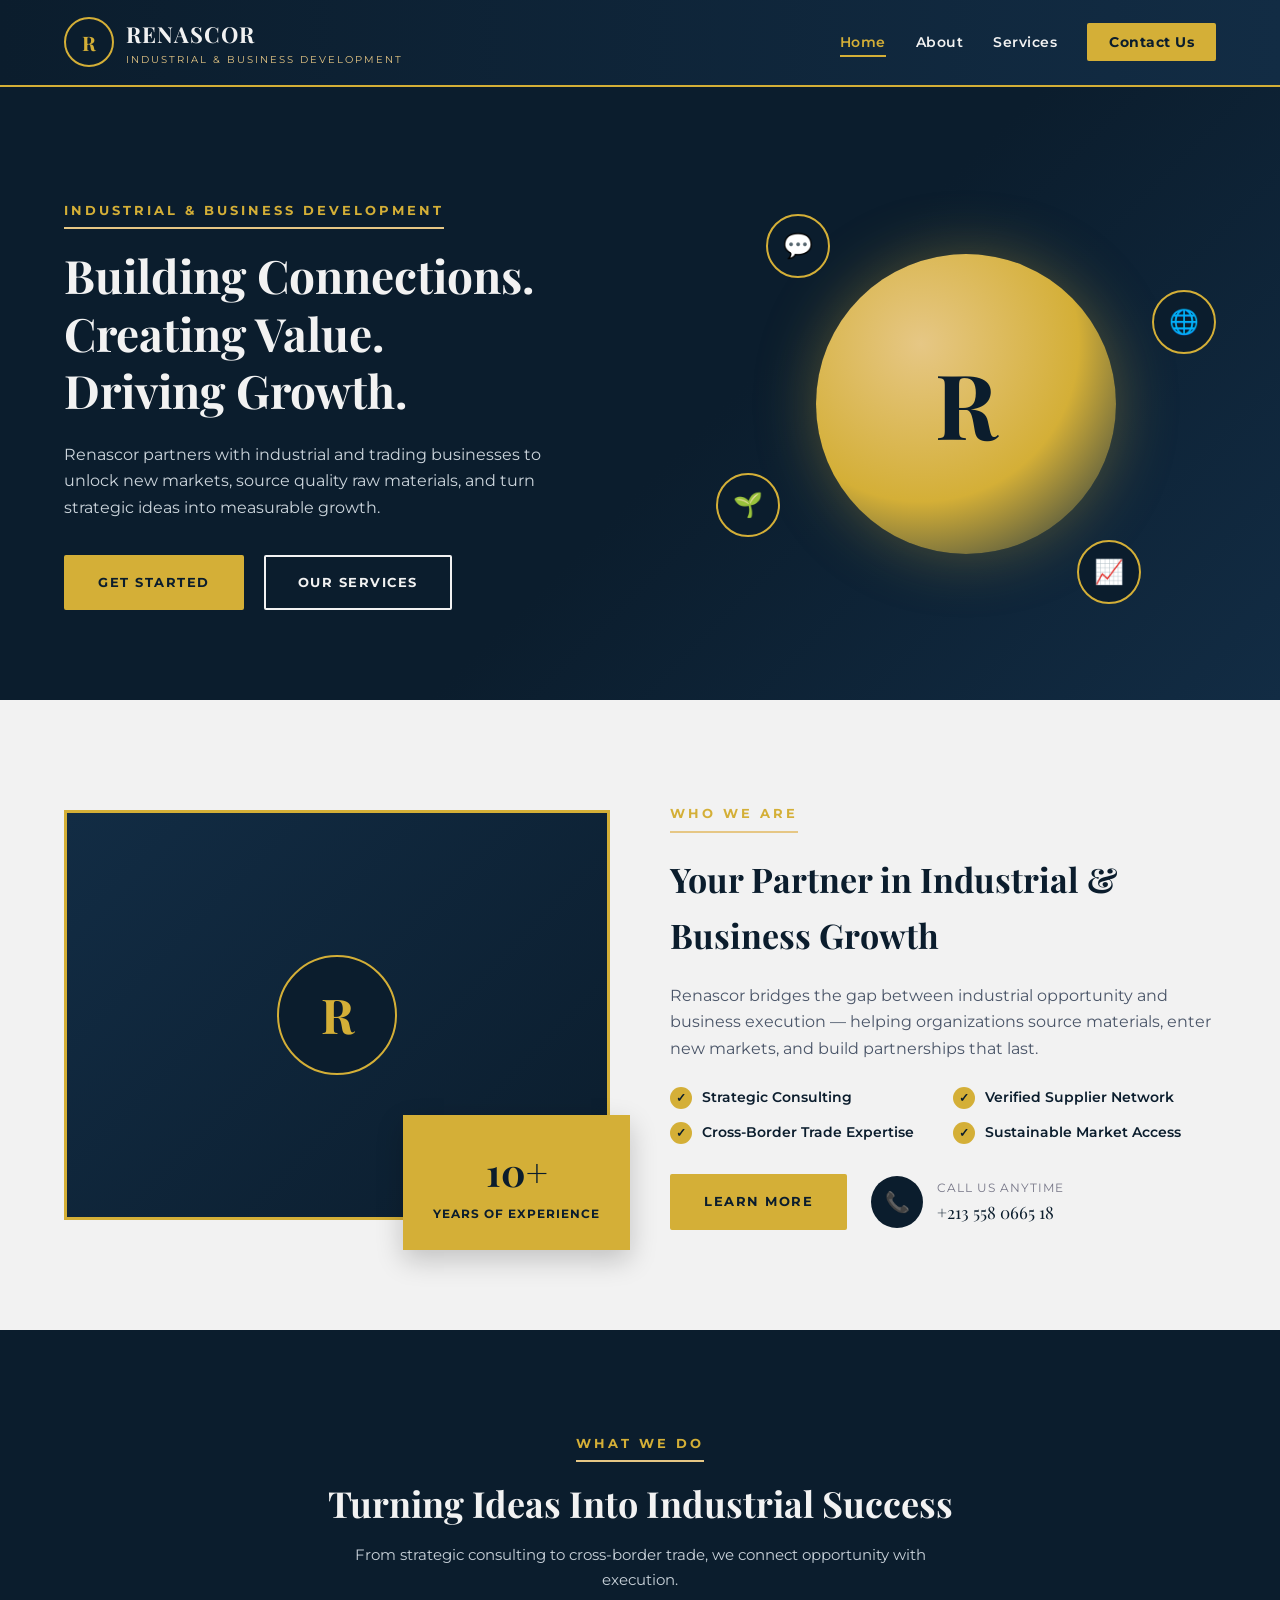
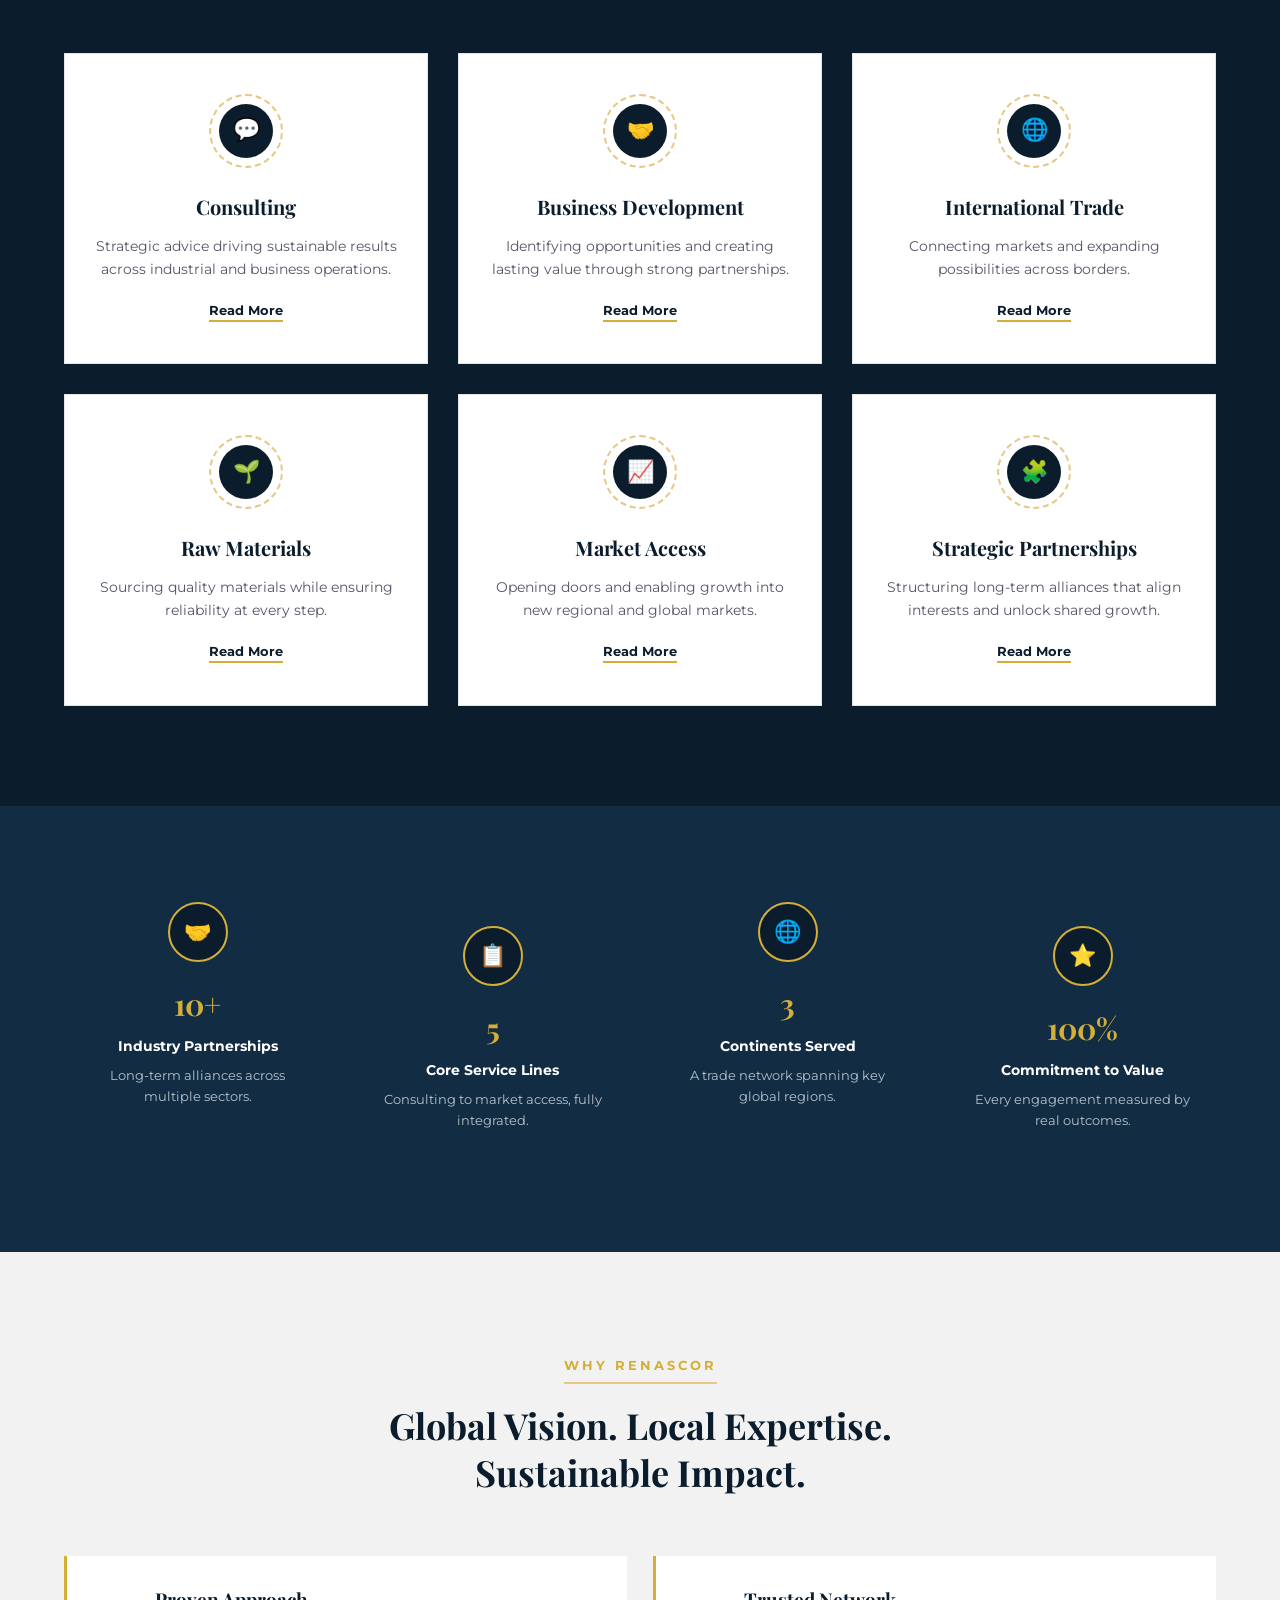
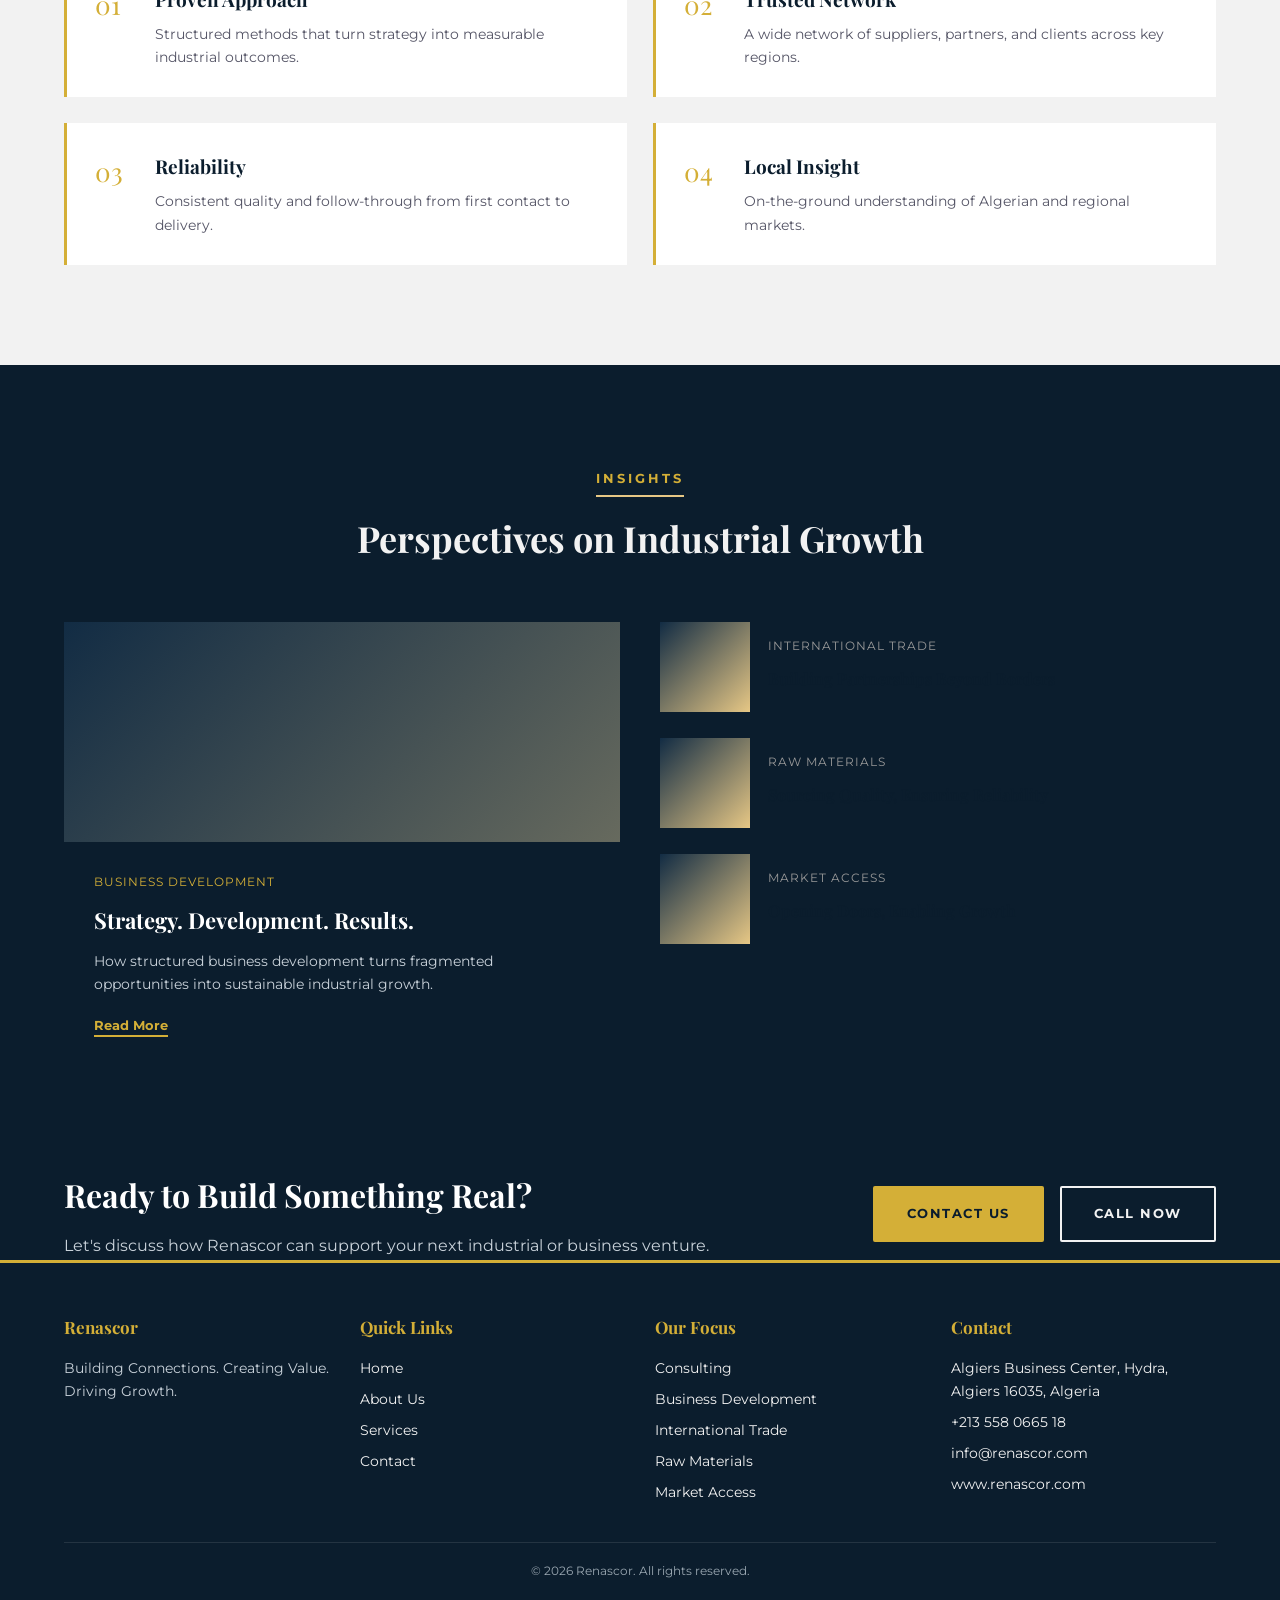
<file: index.html>
<!DOCTYPE html>
<html lang="en">
<head>
<meta charset="UTF-8">
<meta name="viewport" content="width=device-width, initial-scale=1.0">
<title>Home | Renascor</title>
<meta name="description" content="Renascor — Industrial & Business Development. Building Connections. Creating Value. Driving Growth.">
<link rel="preconnect" href="https://fonts.googleapis.com">
<link href="https://fonts.googleapis.com/css2?family=Playfair+Display:wght@600;700&family=Montserrat:wght@400;500;600;700&display=swap" rel="stylesheet">
<link rel="stylesheet" href="assets/css/style.css">
</head>
<body>

<header>
  <div class="navbar">
    <a href="index.html" class="brand">
      <div class="brand-logo">R</div>
      <div class="brand-text">
        <h1>RENASCOR</h1>
        <span>Industrial &amp; Business Development</span>
      </div>
    </a>
    <button class="nav-toggle" aria-label="Toggle menu"><span></span><span></span><span></span></button>
    <nav>
      <ul>
        <li><a href="index.html" class="active">Home</a></li>
        <li><a href="about.html" class="">About</a></li>
        <li><a href="services.html" class="">Services</a></li>
        <li><a href="contact.html" class=" header-cta">Contact Us</a></li>
      </ul>
    </nav>
  </div>
</header>

<section class="hero-split">
  <div class="container">
    <div>
      <div class="eyebrow">Industrial &amp; Business Development</div>
      <h2>Building Connections.<br>Creating Value.<br>Driving Growth.</h2>
      <p>Renascor partners with industrial and trading businesses to unlock new markets, source quality raw materials, and turn strategic ideas into measurable growth.</p>
      <a href="contact.html" class="btn btn-primary">Get Started</a>
      <a href="services.html" class="btn btn-ghost">Our Services</a>
    </div>
    <div class="hero-visual">
      <div class="hero-visual-core">R</div>
      <div class="float-icon f1">&#128172;</div>
      <div class="float-icon f2">&#127760;</div>
      <div class="float-icon f3">&#127793;</div>
      <div class="float-icon f4">&#128200;</div>
    </div>
  </div>
</section>

<section>
  <div class="container about-split">
    <div class="about-visual">
      <div class="about-visual-frame">
        <div class="brand-logo">R</div>
      </div>
      <div class="experience-badge">
        <h3>10+</h3>
        <p>Years of Experience</p>
      </div>
    </div>
    <div class="about-text">
      <div class="eyebrow">Who We Are</div>
      <h2>Your Partner in Industrial &amp; Business Growth</h2>
      <p>Renascor bridges the gap between industrial opportunity and business execution — helping organizations source materials, enter new markets, and build partnerships that last.</p>
      <div class="check-grid">
        <div class="check-item"><span class="tick">&#10003;</span>Strategic Consulting</div>
        <div class="check-item"><span class="tick">&#10003;</span>Verified Supplier Network</div>
        <div class="check-item"><span class="tick">&#10003;</span>Cross-Border Trade Expertise</div>
        <div class="check-item"><span class="tick">&#10003;</span>Sustainable Market Access</div>
      </div>
      <div class="about-cta-row">
        <a href="about.html" class="btn btn-primary">Learn More</a>
        <div class="call-block">
          <div class="call-icon">&#128222;</div>
          <div>
            <div class="label">Call us anytime</div>
            <div class="value">+213 558 0665 18</div>
          </div>
        </div>
      </div>
    </div>
  </div>
</section>

<section class="dark-section">
  <div class="container">
    <div class="section-header">
      <div class="eyebrow">What We Do</div>
      <h2>Turning Ideas Into Industrial Success</h2>
      <p>From strategic consulting to cross-border trade, we connect opportunity with execution.</p>
    </div>
    <div class="services-grid">
      <div class="service-box">
        <div class="service-icon-circle"><span>&#128172;</span></div>
        <h3>Consulting</h3>
        <p>Strategic advice driving sustainable results across industrial and business operations.</p>
        <a href="services.html" class="read-more">Read More</a>
      </div>
      <div class="service-box">
        <div class="service-icon-circle"><span>&#129309;</span></div>
        <h3>Business Development</h3>
        <p>Identifying opportunities and creating lasting value through strong partnerships.</p>
        <a href="services.html" class="read-more">Read More</a>
      </div>
      <div class="service-box">
        <div class="service-icon-circle"><span>&#127760;</span></div>
        <h3>International Trade</h3>
        <p>Connecting markets and expanding possibilities across borders.</p>
        <a href="services.html" class="read-more">Read More</a>
      </div>
      <div class="service-box">
        <div class="service-icon-circle"><span>&#127793;</span></div>
        <h3>Raw Materials</h3>
        <p>Sourcing quality materials while ensuring reliability at every step.</p>
        <a href="services.html" class="read-more">Read More</a>
      </div>
      <div class="service-box">
        <div class="service-icon-circle"><span>&#128200;</span></div>
        <h3>Market Access</h3>
        <p>Opening doors and enabling growth into new regional and global markets.</p>
        <a href="services.html" class="read-more">Read More</a>
      </div>
      <div class="service-box">
        <div class="service-icon-circle"><span>&#129513;</span></div>
        <h3>Strategic Partnerships</h3>
        <p>Structuring long-term alliances that align interests and unlock shared growth.</p>
        <a href="services.html" class="read-more">Read More</a>
      </div>
    </div>
  </div>
</section>

<div class="stats-band">
  <div class="container stats-grid4">
    <div class="stat-box raise">
      <div class="stat-icon">&#129309;</div>
      <h3>10+</h3>
      <p class="stat-title">Industry Partnerships</p>
      <p class="stat-desc">Long-term alliances across multiple sectors.</p>
    </div>
    <div class="stat-box">
      <div class="stat-icon">&#128203;</div>
      <h3>5</h3>
      <p class="stat-title">Core Service Lines</p>
      <p class="stat-desc">Consulting to market access, fully integrated.</p>
    </div>
    <div class="stat-box raise">
      <div class="stat-icon">&#127760;</div>
      <h3>3</h3>
      <p class="stat-title">Continents Served</p>
      <p class="stat-desc">A trade network spanning key global regions.</p>
    </div>
    <div class="stat-box">
      <div class="stat-icon">&#11088;</div>
      <h3>100%</h3>
      <p class="stat-title">Commitment to Value</p>
      <p class="stat-desc">Every engagement measured by real outcomes.</p>
    </div>
  </div>
</div>

<section>
  <div class="container">
    <div class="section-header">
      <div class="eyebrow">Why Renascor</div>
      <h2>Global Vision. Local Expertise. Sustainable Impact.</h2>
    </div>
    <div class="benefits-grid">
      <div class="benefit-box">
        <div class="benefit-num">01</div>
        <div><h3>Proven Approach</h3><p>Structured methods that turn strategy into measurable industrial outcomes.</p></div>
      </div>
      <div class="benefit-box">
        <div class="benefit-num">02</div>
        <div><h3>Trusted Network</h3><p>A wide network of suppliers, partners, and clients across key regions.</p></div>
      </div>
      <div class="benefit-box">
        <div class="benefit-num">03</div>
        <div><h3>Reliability</h3><p>Consistent quality and follow-through from first contact to delivery.</p></div>
      </div>
      <div class="benefit-box">
        <div class="benefit-num">04</div>
        <div><h3>Local Insight</h3><p>On-the-ground understanding of Algerian and regional markets.</p></div>
      </div>
    </div>
  </div>
</section>

<section class="dark-section">
  <div class="container">
    <div class="section-header">
      <div class="eyebrow">Insights</div>
      <h2>Perspectives on Industrial Growth</h2>
    </div>
    <div class="insights-grid">
      <div class="insight-featured">
        <div class="thumb"></div>
        <div class="body">
          <div class="insight-meta">Business Development</div>
          <h3>Strategy. Development. Results.</h3>
          <p>How structured business development turns fragmented opportunities into sustainable industrial growth.</p>
          <a href="about.html" class="read-more" style="color:var(--gold); border-bottom:2px solid var(--gold); padding-bottom:2px; font-weight:700; font-size:13px;">Read More</a>
        </div>
      </div>
      <div>
        <div class="insight-list-item">
          <div class="insight-thumb-sm"></div>
          <div><div class="insight-meta">International Trade</div><h4>Building Partnerships Beyond Borders</h4></div>
        </div>
        <div class="insight-list-item">
          <div class="insight-thumb-sm"></div>
          <div><div class="insight-meta">Raw Materials</div><h4>Sourcing Quality, Ensuring Reliability</h4></div>
        </div>
        <div class="insight-list-item">
          <div class="insight-thumb-sm"></div>
          <div><div class="insight-meta">Market Access</div><h4>Opening Doors, Enabling Growth</h4></div>
        </div>
      </div>
    </div>
  </div>
</section>

<div class="cta-banner">
  <div class="container">
    <div>
      <h2>Ready to Build Something Real?</h2>
      <p>Let's discuss how Renascor can support your next industrial or business venture.</p>
    </div>
    <div class="cta-btns">
      <a href="contact.html" class="btn btn-primary">Contact Us</a>
      <a href="tel:+21355806651 8" class="btn btn-ghost" style="margin-left:0;">Call Now</a>
    </div>
  </div>
</div>

<footer>
  <div class="container">
    <div class="footer-grid">
      <div>
        <h4>Renascor</h4>
        <p style="font-size:14px; color:#c9d2da;">Building Connections. Creating Value. Driving Growth.</p>
      </div>
      <div>
        <h4>Quick Links</h4>
        <ul>
          <li><a href="index.html">Home</a></li>
          <li><a href="about.html">About Us</a></li>
          <li><a href="services.html">Services</a></li>
          <li><a href="contact.html">Contact</a></li>
        </ul>
      </div>
      <div>
        <h4>Our Focus</h4>
        <ul>
          <li>Consulting</li>
          <li>Business Development</li>
          <li>International Trade</li>
          <li>Raw Materials</li>
          <li>Market Access</li>
        </ul>
      </div>
      <div>
        <h4>Contact</h4>
        <ul>
          <li>Algiers Business Center, Hydra, Algiers 16035, Algeria</li>
          <li>+213 558 0665 18</li>
          <li>info@renascor.com</li>
          <li>www.renascor.com</li>
        </ul>
      </div>
    </div>
    <div class="footer-bottom">&copy; <span id="year"></span> Renascor. All rights reserved.</div>
  </div>
</footer>
<script src="assets/js/script.js"></script>
</body>
</html>
</file>
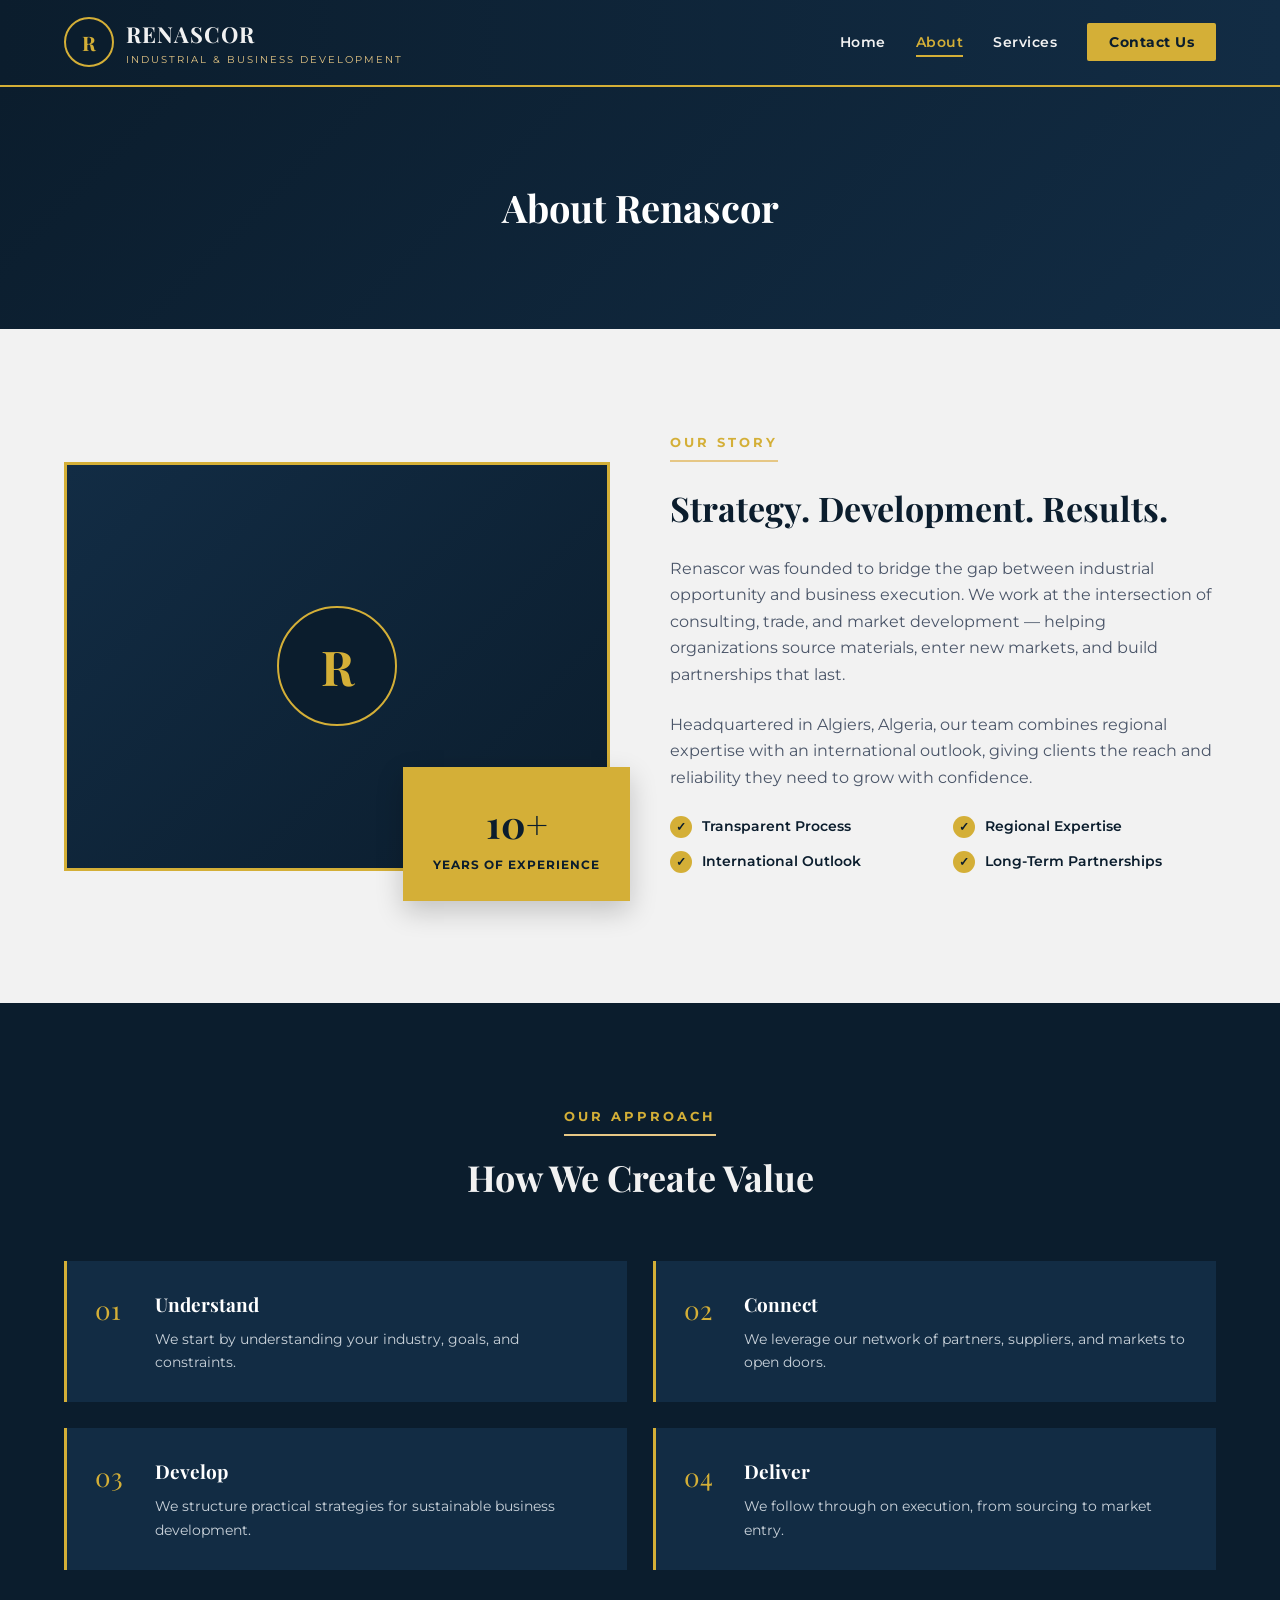
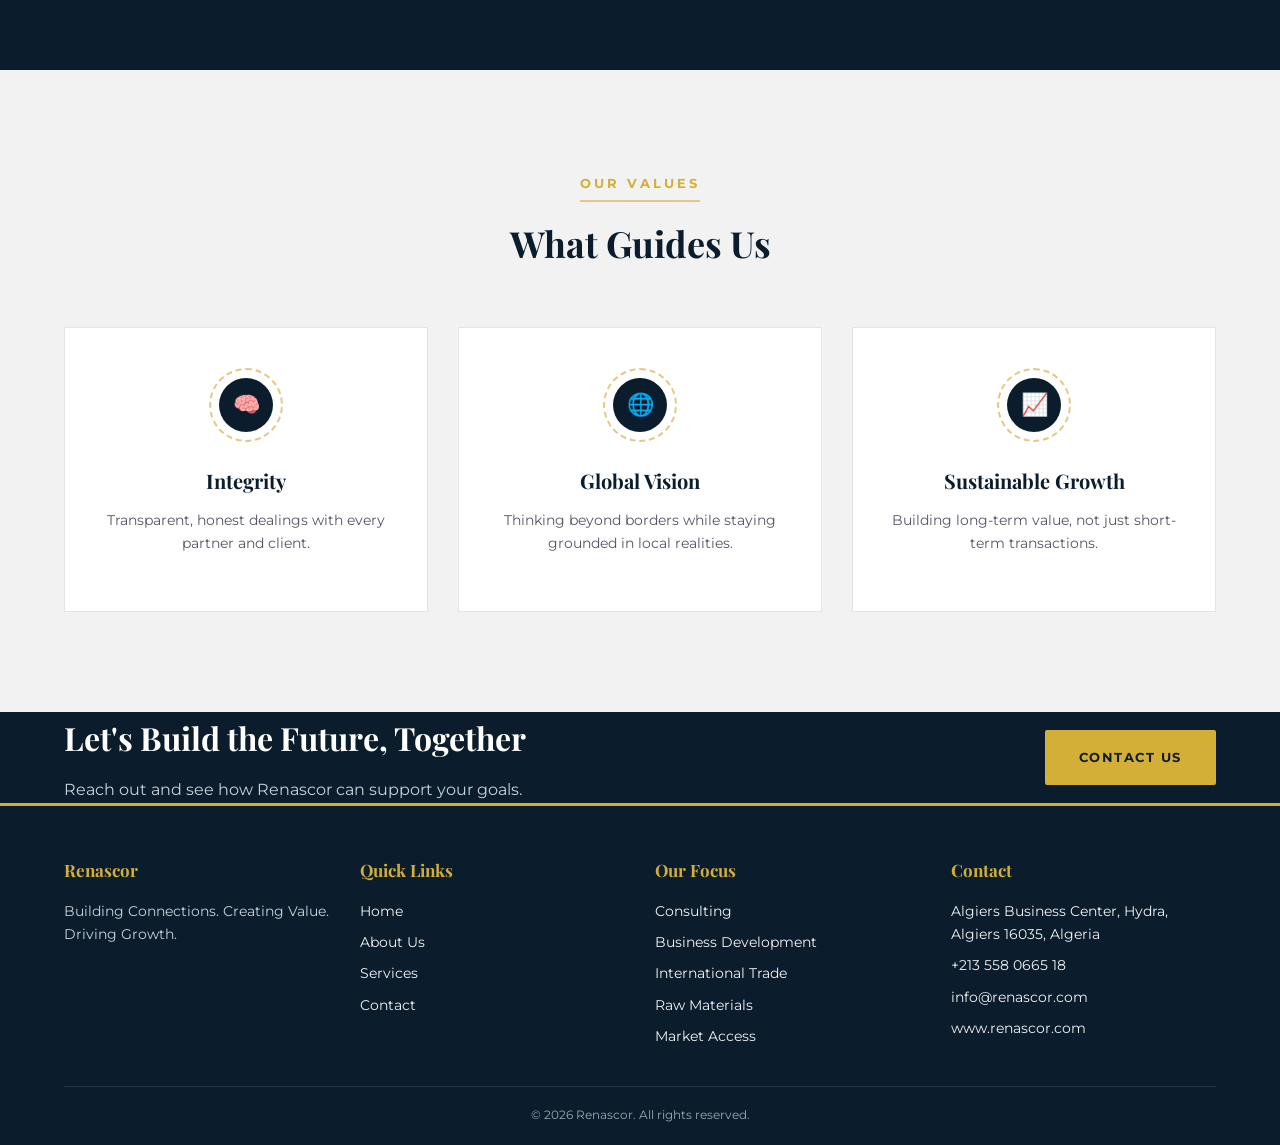
<file: about.html>
<!DOCTYPE html>
<html lang="en">
<head>
<meta charset="UTF-8">
<meta name="viewport" content="width=device-width, initial-scale=1.0">
<title>About Us | Renascor</title>
<meta name="description" content="Learn about Renascor's story, approach, and values in industrial and business development.">
<link rel="preconnect" href="https://fonts.googleapis.com">
<link href="https://fonts.googleapis.com/css2?family=Playfair+Display:wght@600;700&family=Montserrat:wght@400;500;600;700&display=swap" rel="stylesheet">
<link rel="stylesheet" href="assets/css/style.css">
</head>
<body>

<header>
  <div class="navbar">
    <a href="index.html" class="brand">
      <div class="brand-logo">R</div>
      <div class="brand-text">
        <h1>RENASCOR</h1>
        <span>Industrial &amp; Business Development</span>
      </div>
    </a>
    <button class="nav-toggle" aria-label="Toggle menu"><span></span><span></span><span></span></button>
    <nav>
      <ul>
        <li><a href="index.html" class="">Home</a></li>
        <li><a href="about.html" class="active">About</a></li>
        <li><a href="services.html" class="">Services</a></li>
        <li><a href="contact.html" class=" header-cta">Contact Us</a></li>
      </ul>
    </nav>
  </div>
</header>

<section class="page-hero">
  <div class="container"><h2>About Renascor</h2></div>
</section>

<section>
  <div class="container about-split">
    <div class="about-visual">
      <div class="about-visual-frame"><div class="brand-logo">R</div></div>
      <div class="experience-badge"><h3>10+</h3><p>Years of Experience</p></div>
    </div>
    <div class="about-text">
      <div class="eyebrow">Our Story</div>
      <h2>Strategy. Development. Results.</h2>
      <p>Renascor was founded to bridge the gap between industrial opportunity and business execution. We work at the intersection of consulting, trade, and market development — helping organizations source materials, enter new markets, and build partnerships that last.</p>
      <p>Headquartered in Algiers, Algeria, our team combines regional expertise with an international outlook, giving clients the reach and reliability they need to grow with confidence.</p>
      <div class="check-grid">
        <div class="check-item"><span class="tick">&#10003;</span>Transparent Process</div>
        <div class="check-item"><span class="tick">&#10003;</span>Regional Expertise</div>
        <div class="check-item"><span class="tick">&#10003;</span>International Outlook</div>
        <div class="check-item"><span class="tick">&#10003;</span>Long-Term Partnerships</div>
      </div>
    </div>
  </div>
</section>

<section class="dark-section">
  <div class="container">
    <div class="section-header">
      <div class="eyebrow">Our Approach</div>
      <h2>How We Create Value</h2>
    </div>
    <div class="benefits-grid">
      <div class="benefit-box" style="background:var(--navy); border-left-color:var(--gold);">
        <div class="benefit-num">01</div>
        <div><h3 style="color:#fff;">Understand</h3><p style="color:#c9d2da;">We start by understanding your industry, goals, and constraints.</p></div>
      </div>
      <div class="benefit-box" style="background:var(--navy); border-left-color:var(--gold);">
        <div class="benefit-num">02</div>
        <div><h3 style="color:#fff;">Connect</h3><p style="color:#c9d2da;">We leverage our network of partners, suppliers, and markets to open doors.</p></div>
      </div>
      <div class="benefit-box" style="background:var(--navy); border-left-color:var(--gold);">
        <div class="benefit-num">03</div>
        <div><h3 style="color:#fff;">Develop</h3><p style="color:#c9d2da;">We structure practical strategies for sustainable business development.</p></div>
      </div>
      <div class="benefit-box" style="background:var(--navy); border-left-color:var(--gold);">
        <div class="benefit-num">04</div>
        <div><h3 style="color:#fff;">Deliver</h3><p style="color:#c9d2da;">We follow through on execution, from sourcing to market entry.</p></div>
      </div>
    </div>
  </div>
</section>

<section>
  <div class="container">
    <div class="section-header">
      <div class="eyebrow">Our Values</div>
      <h2>What Guides Us</h2>
    </div>
    <div class="services-grid">
      <div class="service-box">
        <div class="service-icon-circle"><span>&#129504;</span></div>
        <h3>Integrity</h3>
        <p>Transparent, honest dealings with every partner and client.</p>
      </div>
      <div class="service-box">
        <div class="service-icon-circle"><span>&#127760;</span></div>
        <h3>Global Vision</h3>
        <p>Thinking beyond borders while staying grounded in local realities.</p>
      </div>
      <div class="service-box">
        <div class="service-icon-circle"><span>&#128200;</span></div>
        <h3>Sustainable Growth</h3>
        <p>Building long-term value, not just short-term transactions.</p>
      </div>
    </div>
  </div>
</section>

<div class="cta-banner">
  <div class="container">
    <div><h2>Let's Build the Future, Together</h2><p>Reach out and see how Renascor can support your goals.</p></div>
    <div class="cta-btns"><a href="contact.html" class="btn btn-primary">Contact Us</a></div>
  </div>
</div>

<footer>
  <div class="container">
    <div class="footer-grid">
      <div>
        <h4>Renascor</h4>
        <p style="font-size:14px; color:#c9d2da;">Building Connections. Creating Value. Driving Growth.</p>
      </div>
      <div>
        <h4>Quick Links</h4>
        <ul>
          <li><a href="index.html">Home</a></li>
          <li><a href="about.html">About Us</a></li>
          <li><a href="services.html">Services</a></li>
          <li><a href="contact.html">Contact</a></li>
        </ul>
      </div>
      <div>
        <h4>Our Focus</h4>
        <ul>
          <li>Consulting</li>
          <li>Business Development</li>
          <li>International Trade</li>
          <li>Raw Materials</li>
          <li>Market Access</li>
        </ul>
      </div>
      <div>
        <h4>Contact</h4>
        <ul>
          <li>Algiers Business Center, Hydra, Algiers 16035, Algeria</li>
          <li>+213 558 0665 18</li>
          <li>info@renascor.com</li>
          <li>www.renascor.com</li>
        </ul>
      </div>
    </div>
    <div class="footer-bottom">&copy; <span id="year"></span> Renascor. All rights reserved.</div>
  </div>
</footer>
<script src="assets/js/script.js"></script>
</body>
</html>
</file>
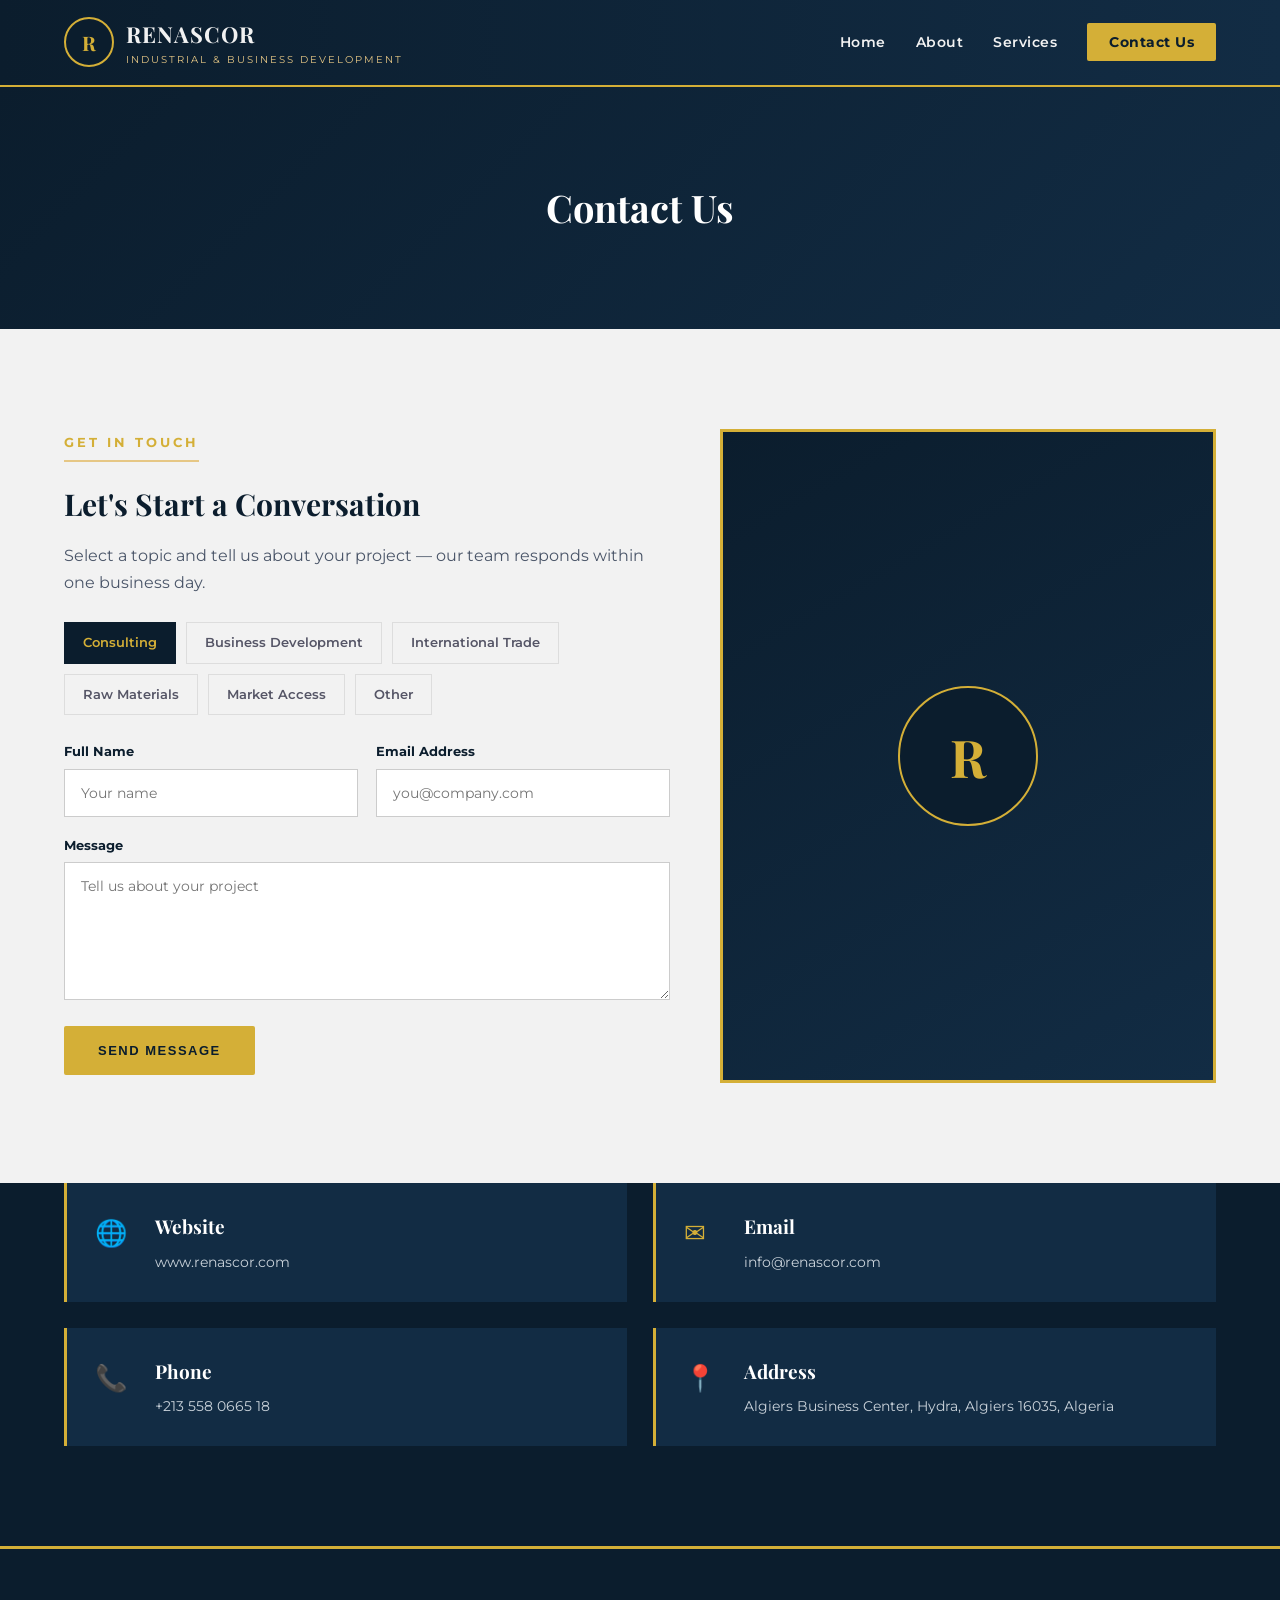
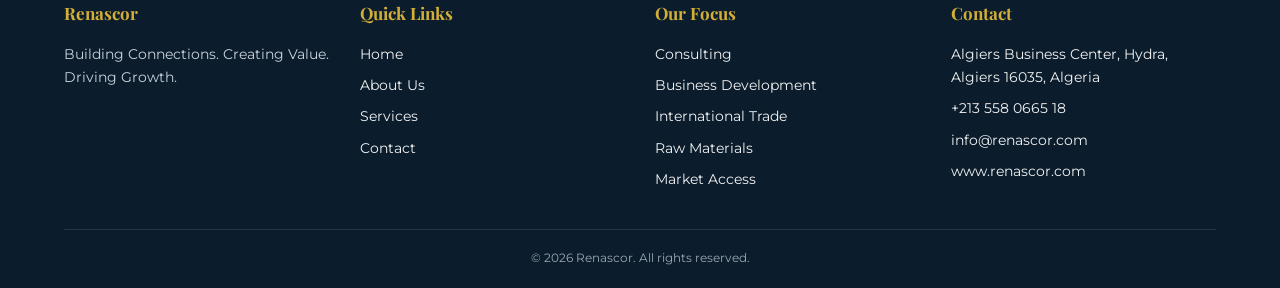
<file: contact.html>
<!DOCTYPE html>
<html lang="en">
<head>
<meta charset="UTF-8">
<meta name="viewport" content="width=device-width, initial-scale=1.0">
<title>Contact | Renascor</title>
<meta name="description" content="Get in touch with Renascor — Algiers Business Center, Hydra, Algiers, Algeria.">
<link rel="preconnect" href="https://fonts.googleapis.com">
<link href="https://fonts.googleapis.com/css2?family=Playfair+Display:wght@600;700&family=Montserrat:wght@400;500;600;700&display=swap" rel="stylesheet">
<link rel="stylesheet" href="assets/css/style.css">
</head>
<body>

<header>
  <div class="navbar">
    <a href="index.html" class="brand">
      <div class="brand-logo">R</div>
      <div class="brand-text">
        <h1>RENASCOR</h1>
        <span>Industrial &amp; Business Development</span>
      </div>
    </a>
    <button class="nav-toggle" aria-label="Toggle menu"><span></span><span></span><span></span></button>
    <nav>
      <ul>
        <li><a href="index.html" class="">Home</a></li>
        <li><a href="about.html" class="">About</a></li>
        <li><a href="services.html" class="">Services</a></li>
        <li><a href="contact.html" class="active header-cta">Contact Us</a></li>
      </ul>
    </nav>
  </div>
</header>

<section class="page-hero">
  <div class="container"><h2>Contact Us</h2></div>
</section>

<section>
  <div class="container contact-split">
    <div>
      <div class="eyebrow">Get In Touch</div>
      <h2 style="font-family:var(--font-title); font-size:30px; margin-bottom:14px;">Let's Start a Conversation</h2>
      <p style="color:#4a5568; margin-bottom:26px;">Select a topic and tell us about your project — our team responds within one business day.</p>

      <div class="contact-subject-tabs">
        <span class="active">Consulting</span>
        <span>Business Development</span>
        <span>International Trade</span>
        <span>Raw Materials</span>
        <span>Market Access</span>
        <span>Other</span>
      </div>

      <form id="contact-form">
        <input type="hidden" id="subject-hidden" name="subject" value="Consulting">
        <div class="contact-form-grid">
          <div>
            <label for="name">Full Name</label>
            <input type="text" id="name" name="name" placeholder="Your name" required>
          </div>
          <div>
            <label for="email">Email Address</label>
            <input type="email" id="email" name="email" placeholder="you@company.com" required>
          </div>
          <div class="full">
            <label for="message">Message</label>
            <textarea id="message" name="message" rows="6" placeholder="Tell us about your project" required></textarea>
          </div>
          <div class="full">
            <button type="submit" class="btn btn-primary">Send Message</button>
            <p id="form-status" class="form-note"></p>
          </div>
        </div>
      </form>
    </div>

    <div class="contact-visual">
      <div class="brand-logo" style="width:140px; height:140px; font-size:52px;">R</div>
    </div>
  </div>
</section>

<section class="dark-section" style="padding-top:0;">
  <div class="container">
    <div class="benefits-grid">
      <div class="benefit-box" style="background:var(--navy); border-left-color:var(--gold);">
        <div class="benefit-num">&#127760;</div>
        <div><h3 style="color:#fff;">Website</h3><p style="color:#c9d2da;">www.renascor.com</p></div>
      </div>
      <div class="benefit-box" style="background:var(--navy); border-left-color:var(--gold);">
        <div class="benefit-num">&#9993;</div>
        <div><h3 style="color:#fff;">Email</h3><p style="color:#c9d2da;">info@renascor.com</p></div>
      </div>
      <div class="benefit-box" style="background:var(--navy); border-left-color:var(--gold);">
        <div class="benefit-num">&#128222;</div>
        <div><h3 style="color:#fff;">Phone</h3><p style="color:#c9d2da;">+213 558 0665 18</p></div>
      </div>
      <div class="benefit-box" style="background:var(--navy); border-left-color:var(--gold);">
        <div class="benefit-num">&#128205;</div>
        <div><h3 style="color:#fff;">Address</h3><p style="color:#c9d2da;">Algiers Business Center, Hydra, Algiers 16035, Algeria</p></div>
      </div>
    </div>
  </div>
</section>

<footer>
  <div class="container">
    <div class="footer-grid">
      <div>
        <h4>Renascor</h4>
        <p style="font-size:14px; color:#c9d2da;">Building Connections. Creating Value. Driving Growth.</p>
      </div>
      <div>
        <h4>Quick Links</h4>
        <ul>
          <li><a href="index.html">Home</a></li>
          <li><a href="about.html">About Us</a></li>
          <li><a href="services.html">Services</a></li>
          <li><a href="contact.html">Contact</a></li>
        </ul>
      </div>
      <div>
        <h4>Our Focus</h4>
        <ul>
          <li>Consulting</li>
          <li>Business Development</li>
          <li>International Trade</li>
          <li>Raw Materials</li>
          <li>Market Access</li>
        </ul>
      </div>
      <div>
        <h4>Contact</h4>
        <ul>
          <li>Algiers Business Center, Hydra, Algiers 16035, Algeria</li>
          <li>+213 558 0665 18</li>
          <li>info@renascor.com</li>
          <li>www.renascor.com</li>
        </ul>
      </div>
    </div>
    <div class="footer-bottom">&copy; <span id="year"></span> Renascor. All rights reserved.</div>
  </div>
</footer>
<script src="assets/js/script.js"></script>
</body>
</html>
</file>
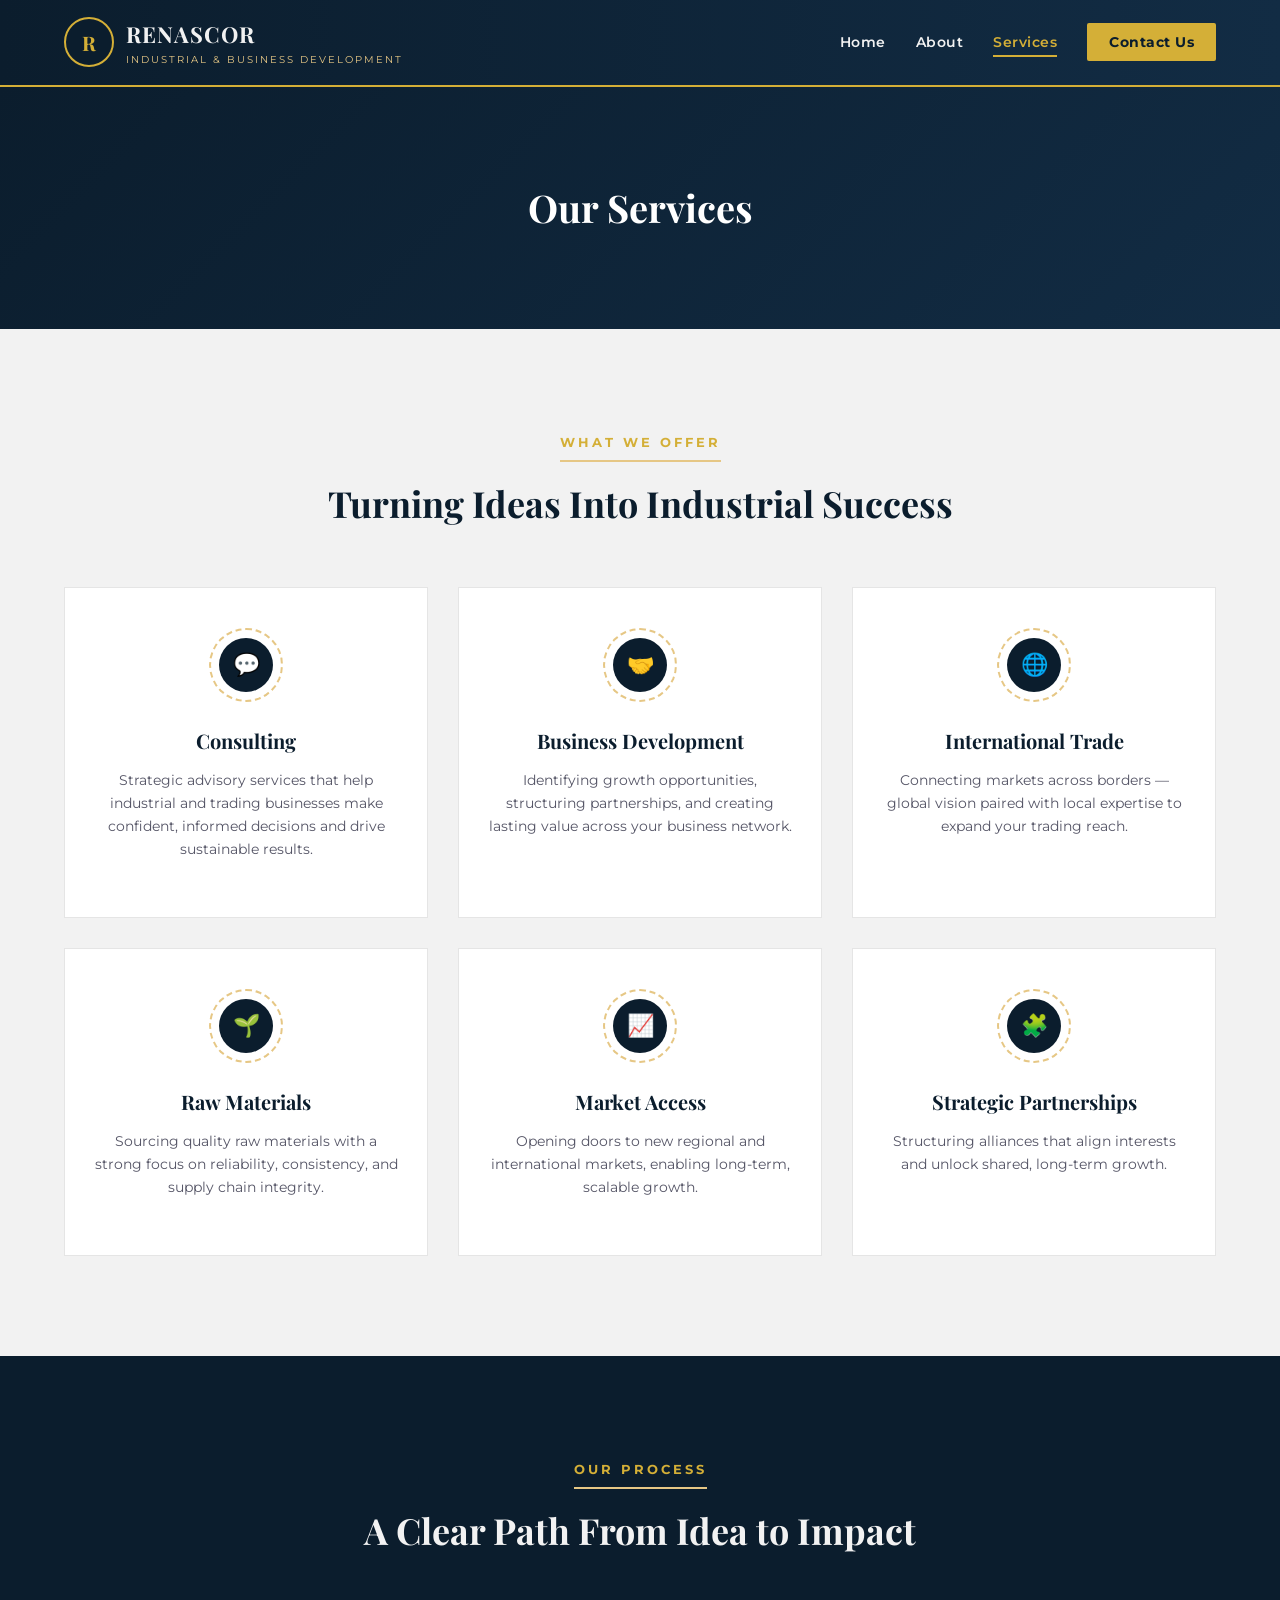
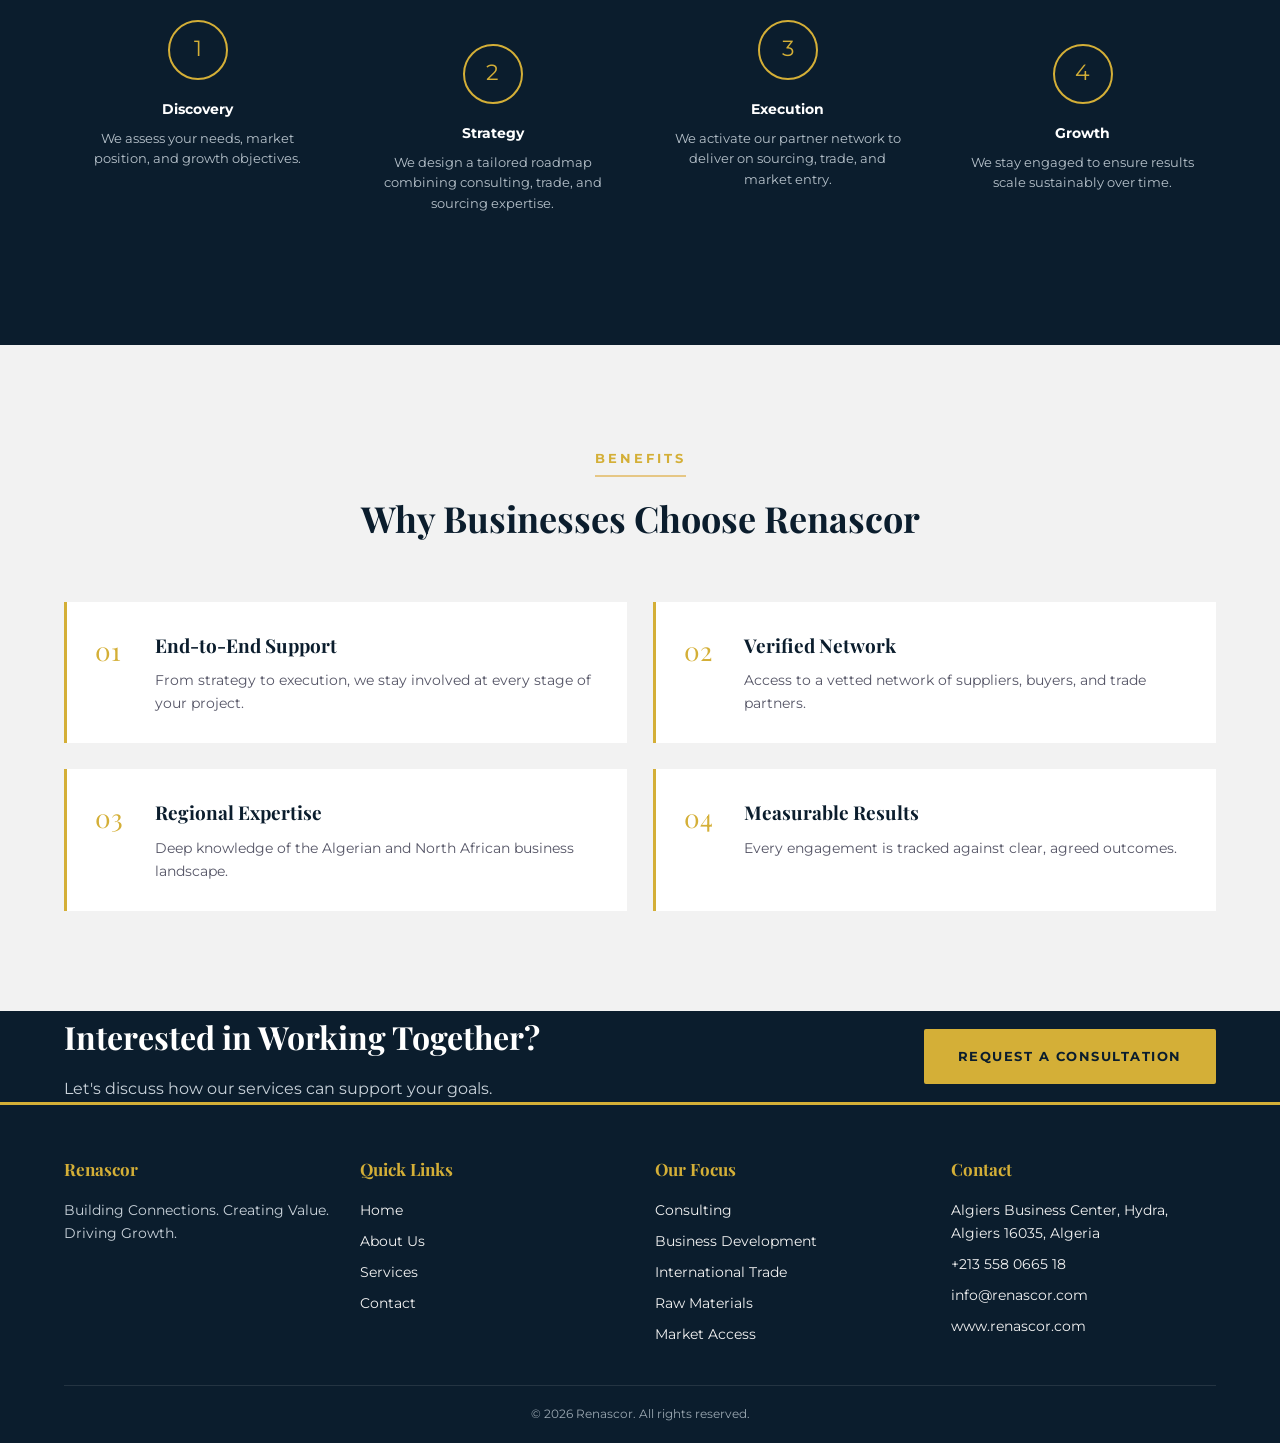
<file: services.html>
<!DOCTYPE html>
<html lang="en">
<head>
<meta charset="UTF-8">
<meta name="viewport" content="width=device-width, initial-scale=1.0">
<title>Services | Renascor</title>
<meta name="description" content="Explore Renascor's services: consulting, business development, international trade, raw materials, and market access.">
<link rel="preconnect" href="https://fonts.googleapis.com">
<link href="https://fonts.googleapis.com/css2?family=Playfair+Display:wght@600;700&family=Montserrat:wght@400;500;600;700&display=swap" rel="stylesheet">
<link rel="stylesheet" href="assets/css/style.css">
</head>
<body>

<header>
  <div class="navbar">
    <a href="index.html" class="brand">
      <div class="brand-logo">R</div>
      <div class="brand-text">
        <h1>RENASCOR</h1>
        <span>Industrial &amp; Business Development</span>
      </div>
    </a>
    <button class="nav-toggle" aria-label="Toggle menu"><span></span><span></span><span></span></button>
    <nav>
      <ul>
        <li><a href="index.html" class="">Home</a></li>
        <li><a href="about.html" class="">About</a></li>
        <li><a href="services.html" class="active">Services</a></li>
        <li><a href="contact.html" class=" header-cta">Contact Us</a></li>
      </ul>
    </nav>
  </div>
</header>

<section class="page-hero">
  <div class="container"><h2>Our Services</h2></div>
</section>

<section>
  <div class="container">
    <div class="section-header">
      <div class="eyebrow">What We Offer</div>
      <h2>Turning Ideas Into Industrial Success</h2>
    </div>
    <div class="services-grid">
      <div class="service-box">
        <div class="service-icon-circle"><span>&#128172;</span></div>
        <h3>Consulting</h3>
        <p>Strategic advisory services that help industrial and trading businesses make confident, informed decisions and drive sustainable results.</p>
      </div>
      <div class="service-box">
        <div class="service-icon-circle"><span>&#129309;</span></div>
        <h3>Business Development</h3>
        <p>Identifying growth opportunities, structuring partnerships, and creating lasting value across your business network.</p>
      </div>
      <div class="service-box">
        <div class="service-icon-circle"><span>&#127760;</span></div>
        <h3>International Trade</h3>
        <p>Connecting markets across borders — global vision paired with local expertise to expand your trading reach.</p>
      </div>
      <div class="service-box">
        <div class="service-icon-circle"><span>&#127793;</span></div>
        <h3>Raw Materials</h3>
        <p>Sourcing quality raw materials with a strong focus on reliability, consistency, and supply chain integrity.</p>
      </div>
      <div class="service-box">
        <div class="service-icon-circle"><span>&#128200;</span></div>
        <h3>Market Access</h3>
        <p>Opening doors to new regional and international markets, enabling long-term, scalable growth.</p>
      </div>
      <div class="service-box">
        <div class="service-icon-circle"><span>&#129513;</span></div>
        <h3>Strategic Partnerships</h3>
        <p>Structuring alliances that align interests and unlock shared, long-term growth.</p>
      </div>
    </div>
  </div>
</section>

<section class="dark-section">
  <div class="container">
    <div class="section-header">
      <div class="eyebrow">Our Process</div>
      <h2>A Clear Path From Idea to Impact</h2>
    </div>
    <div class="stats-grid4">
      <div class="stat-box raise">
        <div class="stat-icon">1</div>
        <p class="stat-title">Discovery</p>
        <p class="stat-desc">We assess your needs, market position, and growth objectives.</p>
      </div>
      <div class="stat-box">
        <div class="stat-icon">2</div>
        <p class="stat-title">Strategy</p>
        <p class="stat-desc">We design a tailored roadmap combining consulting, trade, and sourcing expertise.</p>
      </div>
      <div class="stat-box raise">
        <div class="stat-icon">3</div>
        <p class="stat-title">Execution</p>
        <p class="stat-desc">We activate our partner network to deliver on sourcing, trade, and market entry.</p>
      </div>
      <div class="stat-box">
        <div class="stat-icon">4</div>
        <p class="stat-title">Growth</p>
        <p class="stat-desc">We stay engaged to ensure results scale sustainably over time.</p>
      </div>
    </div>
  </div>
</section>

<section>
  <div class="container">
    <div class="section-header">
      <div class="eyebrow">Benefits</div>
      <h2>Why Businesses Choose Renascor</h2>
    </div>
    <div class="benefits-grid">
      <div class="benefit-box">
        <div class="benefit-num">01</div>
        <div><h3>End-to-End Support</h3><p>From strategy to execution, we stay involved at every stage of your project.</p></div>
      </div>
      <div class="benefit-box">
        <div class="benefit-num">02</div>
        <div><h3>Verified Network</h3><p>Access to a vetted network of suppliers, buyers, and trade partners.</p></div>
      </div>
      <div class="benefit-box">
        <div class="benefit-num">03</div>
        <div><h3>Regional Expertise</h3><p>Deep knowledge of the Algerian and North African business landscape.</p></div>
      </div>
      <div class="benefit-box">
        <div class="benefit-num">04</div>
        <div><h3>Measurable Results</h3><p>Every engagement is tracked against clear, agreed outcomes.</p></div>
      </div>
    </div>
  </div>
</section>

<div class="cta-banner">
  <div class="container">
    <div><h2>Interested in Working Together?</h2><p>Let's discuss how our services can support your goals.</p></div>
    <div class="cta-btns"><a href="contact.html" class="btn btn-primary">Request a Consultation</a></div>
  </div>
</div>

<footer>
  <div class="container">
    <div class="footer-grid">
      <div>
        <h4>Renascor</h4>
        <p style="font-size:14px; color:#c9d2da;">Building Connections. Creating Value. Driving Growth.</p>
      </div>
      <div>
        <h4>Quick Links</h4>
        <ul>
          <li><a href="index.html">Home</a></li>
          <li><a href="about.html">About Us</a></li>
          <li><a href="services.html">Services</a></li>
          <li><a href="contact.html">Contact</a></li>
        </ul>
      </div>
      <div>
        <h4>Our Focus</h4>
        <ul>
          <li>Consulting</li>
          <li>Business Development</li>
          <li>International Trade</li>
          <li>Raw Materials</li>
          <li>Market Access</li>
        </ul>
      </div>
      <div>
        <h4>Contact</h4>
        <ul>
          <li>Algiers Business Center, Hydra, Algiers 16035, Algeria</li>
          <li>+213 558 0665 18</li>
          <li>info@renascor.com</li>
          <li>www.renascor.com</li>
        </ul>
      </div>
    </div>
    <div class="footer-bottom">&copy; <span id="year"></span> Renascor. All rights reserved.</div>
  </div>
</footer>
<script src="assets/js/script.js"></script>
</body>
</html>
</file>
<file: assets/css/style.css>
:root {
  --navy-dark: #0B1D2D;
  --navy: #122C44;
  --navy-soft: #17395a;
  --gold: #D4AF37;
  --gold-light: #E6C785;
  --off-white: #F2F2F2;
  --font-title: 'Playfair Display', serif;
  --font-body: 'Montserrat', sans-serif;
}

* { margin: 0; padding: 0; box-sizing: border-box; }

body {
  font-family: var(--font-body);
  background-color: var(--off-white);
  color: var(--navy-dark);
  line-height: 1.65;
  overflow-x: hidden;
}

a { text-decoration: none; color: inherit; }
img { max-width: 100%; display: block; }
ul { list-style: none; }

.container {
  max-width: 1200px;
  margin: 0 auto;
  padding: 0 24px;
}

.eyebrow {
  display: inline-block;
  color: var(--gold);
  font-size: 13px;
  font-weight: 700;
  letter-spacing: 3px;
  text-transform: uppercase;
  margin-bottom: 18px;
  padding-bottom: 6px;
  border-bottom: 2px solid var(--gold-light);
}

section { padding: 100px 0; position: relative; }
.section-tight { padding: 70px 0; }

.section-header { max-width: 640px; margin: 0 auto 60px; text-align: center; }
.section-header h2 { font-family: var(--font-title); font-size: 36px; color: var(--navy-dark); line-height: 1.3; }
.section-header p { margin-top: 16px; color: #4a5568; font-size: 15px; }

.dark-section { background: var(--navy-dark); color: var(--off-white); }
.dark-section .section-header h2 { color: var(--off-white); }
.dark-section .section-header p { color: #c9d2da; }

/* Header */
header {
  background: linear-gradient(90deg, var(--navy-dark), var(--navy));
  position: sticky; top: 0; z-index: 200;
  border-bottom: 2px solid var(--gold);
}
.navbar {
  display: flex; align-items: center; justify-content: space-between;
  padding: 16px 24px; max-width: 1200px; margin: 0 auto;
}
.brand { display: flex; align-items: center; gap: 12px; }
.brand-logo {
  width: 50px; height: 50px; border-radius: 50%;
  border: 2px solid var(--gold); background: var(--navy-dark);
  display: flex; align-items: center; justify-content: center;
  color: var(--gold); font-family: var(--font-title); font-weight: 700; font-size: 20px;
}
.brand-text h1 { font-family: var(--font-title); color: var(--off-white); font-size: 22px; letter-spacing: 1px; }
.brand-text span { display: block; color: var(--gold-light); font-size: 10px; letter-spacing: 2px; text-transform: uppercase; }

nav ul { display: flex; gap: 30px; }
nav ul li a {
  color: var(--off-white); font-size: 14px; font-weight: 600; letter-spacing: 0.5px;
  padding-bottom: 4px; border-bottom: 2px solid transparent; transition: all 0.2s;
}
nav ul li a:hover, nav ul li a.active { color: var(--gold); border-bottom-color: var(--gold); }

.header-cta {
  background: var(--gold); color: var(--navy-dark) !important;
  padding: 10px 22px; border-radius: 2px; font-weight: 700 !important;
  border-bottom: none !important;
}
.header-cta:hover { background: var(--gold-light); color: var(--navy-dark) !important; }

.nav-toggle { display: none; flex-direction: column; gap: 5px; background: none; border: none; cursor: pointer; }
.nav-toggle span { width: 26px; height: 2px; background: var(--gold); }

/* Buttons */
.btn {
  display: inline-block; padding: 15px 32px; font-weight: 700; font-size: 13px;
  letter-spacing: 1.5px; text-transform: uppercase; border-radius: 2px;
  border: 2px solid var(--gold); cursor: pointer; transition: all 0.25s;
}
.btn-primary { background: var(--gold); color: var(--navy-dark); }
.btn-primary:hover { background: transparent; color: var(--gold); }
.btn-ghost { background: transparent; color: var(--off-white); border-color: var(--off-white); margin-left: 16px; }
.btn-ghost:hover { border-color: var(--gold); color: var(--gold); }
.btn-ghost-dark { background: transparent; color: var(--navy-dark); border-color: var(--navy-dark); }
.btn-ghost-dark:hover { background: var(--navy-dark); color: var(--off-white); }

/* ===== HERO (split, decorative floating icons) ===== */
.hero-split {
  background: linear-gradient(135deg, var(--navy-dark) 55%, var(--navy) 100%);
  color: var(--off-white);
  padding: 110px 0 90px;
  overflow: hidden;
  position: relative;
}
.hero-split .container {
  display: grid; grid-template-columns: 1.1fr 0.9fr; gap: 40px; align-items: center;
}
.hero-split h2 { font-family: var(--font-title); font-size: 46px; line-height: 1.25; margin-bottom: 22px; }
.hero-split p { font-size: 16px; color: #cdd6dd; max-width: 480px; margin-bottom: 34px; }

.hero-visual {
  position: relative; display: flex; align-items: center; justify-content: center;
  min-height: 380px;
}
.hero-visual-core {
  width: 300px; height: 300px; border-radius: 50%;
  background: radial-gradient(circle at 35% 30%, var(--gold-light), var(--gold) 55%, var(--navy) 100%);
  display: flex; align-items: center; justify-content: center;
  font-family: var(--font-title); color: var(--navy-dark); font-size: 90px; font-weight: 700;
  box-shadow: 0 0 60px rgba(212,175,55,0.35);
}
.float-icon {
  position: absolute; width: 64px; height: 64px; border-radius: 50%;
  background: var(--navy-dark); border: 2px solid var(--gold);
  display: flex; align-items: center; justify-content: center; font-size: 24px;
  color: var(--gold); animation: floaty 4s ease-in-out infinite;
}
.float-icon.f1 { top: 0; left: 10%; animation-delay: 0s; }
.float-icon.f2 { top: 20%; right: 0; animation-delay: 0.6s; }
.float-icon.f3 { bottom: 15%; left: 0; animation-delay: 1.2s; }
.float-icon.f4 { bottom: -10px; right: 15%; animation-delay: 1.8s; }
@keyframes floaty {
  0%, 100% { transform: translateY(0); }
  50% { transform: translateY(-14px); }
}

/* ===== ABOUT split with experience badge ===== */
.about-split { display: grid; grid-template-columns: 1fr 1fr; gap: 60px; align-items: center; }
.about-visual { position: relative; }
.about-visual-frame {
  width: 100%; aspect-ratio: 4/3; border: 3px solid var(--gold);
  background: linear-gradient(135deg, var(--navy), var(--navy-dark));
  display: flex; align-items: center; justify-content: center; position: relative;
}
.about-visual-frame .brand-logo { width: 120px; height: 120px; font-size: 48px; }
.experience-badge {
  position: absolute; bottom: -30px; right: -20px; background: var(--gold);
  color: var(--navy-dark); padding: 26px 30px; text-align: center; min-width: 150px;
  box-shadow: 0 10px 26px rgba(0,0,0,0.2);
}
.experience-badge h3 { font-family: var(--font-title); font-size: 38px; }
.experience-badge p { font-size: 12px; font-weight: 700; text-transform: uppercase; letter-spacing: 1px; }

.about-text h2 { font-family: var(--font-title); font-size: 34px; margin-bottom: 20px; }
.about-text p { color: #4a5568; margin-bottom: 24px; }
.check-grid { display: grid; grid-template-columns: 1fr 1fr; gap: 12px 20px; margin-bottom: 30px; }
.check-item { display: flex; align-items: center; gap: 10px; font-size: 14px; font-weight: 600; color: var(--navy-dark); }
.check-item .tick {
  width: 22px; height: 22px; border-radius: 50%; background: var(--gold);
  color: var(--navy-dark); display: flex; align-items: center; justify-content: center; font-size: 12px; flex-shrink: 0;
}
.about-cta-row { display: flex; align-items: center; gap: 24px; flex-wrap: wrap; }
.call-block { display: flex; align-items: center; gap: 14px; }
.call-icon {
  width: 52px; height: 52px; border-radius: 50%; background: var(--navy-dark); color: var(--gold);
  display: flex; align-items: center; justify-content: center; font-size: 20px; flex-shrink: 0;
}
.call-block .label { font-size: 12px; color: #778; text-transform: uppercase; letter-spacing: 1px; }
.call-block .value { font-family: var(--font-title); font-size: 17px; color: var(--navy-dark); }

/* ===== SERVICES grid with circular icons ===== */
.services-grid { display: grid; grid-template-columns: repeat(3, 1fr); gap: 30px; }
.service-box {
  background: #fff; border: 1px solid #e5e5e5; padding: 40px 28px; text-align: center;
  transition: all 0.3s;
}
.service-box:hover { border-color: var(--gold); box-shadow: 0 16px 34px rgba(11,29,45,0.1); transform: translateY(-6px); }
.service-icon-circle {
  width: 74px; height: 74px; border-radius: 50%; margin: 0 auto 22px;
  border: 2px dashed var(--gold-light); display: flex; align-items: center; justify-content: center;
}
.service-icon-circle span {
  width: 54px; height: 54px; border-radius: 50%; background: var(--navy-dark); color: var(--gold);
  display: flex; align-items: center; justify-content: center; font-size: 22px;
}
.service-box h3 { font-family: var(--font-title); font-size: 20px; margin-bottom: 12px; color: var(--navy-dark); }
.service-box p { font-size: 14px; color: #556; margin-bottom: 16px; }
.service-box .read-more { font-size: 13px; font-weight: 700; color: var(--navy-dark); border-bottom: 2px solid var(--gold); padding-bottom: 2px; }

/* ===== STATS band (staggered) ===== */
.stats-band { background: var(--navy); padding: 90px 0; }
.stats-grid4 { display: grid; grid-template-columns: repeat(4, 1fr); gap: 28px; }
.stat-box { text-align: center; padding: 30px 18px; }
.stat-box.raise { transform: translateY(-24px); }
.stat-icon {
  width: 60px; height: 60px; border-radius: 50%; background: var(--navy-dark); border: 2px solid var(--gold);
  color: var(--gold); display: flex; align-items: center; justify-content: center; font-size: 22px; margin: 0 auto 18px;
}
.stat-box h3 { font-family: var(--font-title); font-size: 30px; color: var(--gold); margin-bottom: 6px; }
.stat-box p.stat-title { color: #fff; font-weight: 700; font-size: 14px; margin-bottom: 8px; }
.stat-box p.stat-desc { color: #b7c2cb; font-size: 12.5px; }

/* ===== BENEFITS 2x2 ===== */
.benefits-grid { display: grid; grid-template-columns: 1fr 1fr; gap: 26px; }
.benefit-box { display: flex; gap: 18px; padding: 28px; background: #fff; border-left: 3px solid var(--gold); }
.benefit-num {
  font-family: var(--font-title); font-size: 26px; color: var(--gold); min-width: 42px;
}
.benefit-box h3 { font-family: var(--font-title); font-size: 19px; margin-bottom: 8px; color: var(--navy-dark); }
.benefit-box p { font-size: 14px; color: #556; }

/* ===== INSIGHTS / featured + list ===== */
.insights-grid { display: grid; grid-template-columns: 1fr 1fr; gap: 40px; }
.insight-featured { background: var(--navy-dark); color: #fff; padding: 0; overflow: hidden; }
.insight-featured .thumb { height: 220px; background: linear-gradient(135deg, var(--navy), var(--gold-light) 250%); }
.insight-featured .body { padding: 30px; }
.insight-meta { font-size: 12px; color: var(--gold); text-transform: uppercase; letter-spacing: 1px; margin-bottom: 10px; }
.insight-featured h3 { font-family: var(--font-title); font-size: 22px; margin-bottom: 12px; }
.insight-featured p { font-size: 14px; color: #c9d2da; margin-bottom: 16px; }

.insight-list-item { display: grid; grid-template-columns: 90px 1fr; gap: 18px; margin-bottom: 26px; align-items: center; }
.insight-thumb-sm { width: 90px; height: 90px; background: linear-gradient(135deg, var(--navy), var(--gold-light)); }
.insight-list-item h4 { font-family: var(--font-title); font-size: 16px; margin-bottom: 6px; color: var(--navy-dark); }
.insight-list-item .insight-meta { color: #999; }

/* ===== CONTACT split w/ select tabs ===== */
.contact-split { display: grid; grid-template-columns: 1.1fr 0.9fr; gap: 50px; }
.contact-subject-tabs { display: flex; flex-wrap: wrap; gap: 10px; margin-bottom: 26px; }
.contact-subject-tabs span {
  padding: 9px 18px; font-size: 13px; font-weight: 600; border: 1px solid #ddd; cursor: pointer; color: #556;
}
.contact-subject-tabs span.active { background: var(--navy-dark); color: var(--gold); border-color: var(--navy-dark); }
.contact-form-grid { display: grid; grid-template-columns: 1fr 1fr; gap: 18px; }
.contact-form-grid .full { grid-column: 1 / -1; }
form input, form textarea, form select {
  width: 100%; padding: 14px 16px; border: 1px solid #ccc; font-family: var(--font-body); font-size: 14px; background: #fff;
}
form label { font-size: 13px; font-weight: 700; display: block; margin-bottom: 6px; color: var(--navy-dark); }
.contact-visual {
  background: linear-gradient(150deg, var(--navy-dark), var(--navy)); border: 3px solid var(--gold);
  display: flex; align-items: center; justify-content: center; min-height: 380px;
}
.form-note { font-size: 12px; color: #778; margin-top: 8px; }

/* ===== CTA banner ===== */
.cta-banner { background: var(--navy-dark); color: #fff; }
.cta-banner .container { display: grid; grid-template-columns: 1.3fr 0.7fr; gap: 30px; align-items: center; }
.cta-banner h2 { font-family: var(--font-title); font-size: 32px; margin-bottom: 12px; }
.cta-banner p { color: #c9d2da; }
.cta-btns { display: flex; gap: 16px; justify-content: flex-end; flex-wrap: wrap; }

/* ===== Footer ===== */
footer { background: var(--navy-dark); color: var(--off-white); padding: 50px 0 20px; border-top: 3px solid var(--gold); }
.footer-grid { display: grid; grid-template-columns: repeat(auto-fit, minmax(200px, 1fr)); gap: 30px; margin-bottom: 30px; }
.footer-grid h4 { font-family: var(--font-title); color: var(--gold); margin-bottom: 16px; font-size: 17px; }
.footer-grid ul li { margin-bottom: 8px; font-size: 14px; }
.footer-grid ul li a:hover { color: var(--gold); }
.footer-bottom { text-align: center; font-size: 12px; color: #9aa7b1; border-top: 1px solid rgba(255,255,255,0.1); padding-top: 18px; }

/* ===== Simple hero (subpages) ===== */
.page-hero {
  background: linear-gradient(135deg, var(--navy-dark), var(--navy));
  color: #fff; padding: 90px 0; text-align: center;
}
.page-hero h2 { font-family: var(--font-title); font-size: 38px; }

/* Responsive */
@media (max-width: 960px) {
  .hero-split .container, .about-split, .contact-split, .insights-grid, .cta-banner .container { grid-template-columns: 1fr; }
  .services-grid { grid-template-columns: repeat(2, 1fr); }
  .stats-grid4 { grid-template-columns: repeat(2, 1fr); }
  .benefits-grid, .contact-form-grid { grid-template-columns: 1fr; }
  .stat-box.raise { transform: none; }
  .cta-btns { justify-content: flex-start; }
  nav { display: none; }
  .nav-toggle { display: flex; }
  nav.open {
    display: flex; position: absolute; top: 78px; left: 0; right: 0;
    background: var(--navy-dark); flex-direction: column; padding: 20px 24px; z-index: 300;
  }
  nav.open ul { flex-direction: column; gap: 16px; }
}
@media (max-width: 600px) {
  .services-grid { grid-template-columns: 1fr; }
  .stats-grid4 { grid-template-columns: 1fr; }
  .hero-split h2 { font-size: 32px; }
}
</file>
